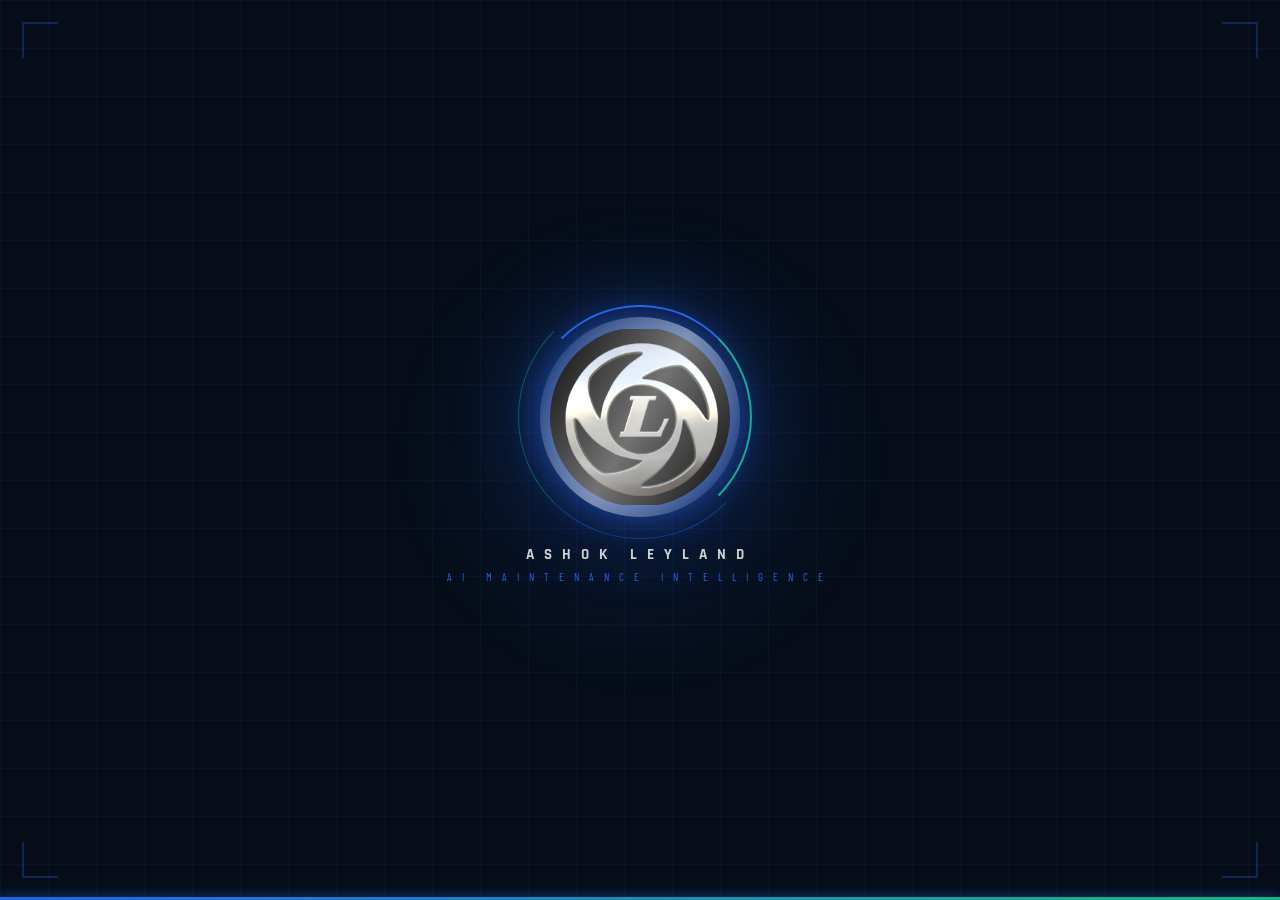
<file: index.html>
<!DOCTYPE html>
<html lang="en">
<head>
<meta charset="UTF-8">
<meta name="viewport" content="width=device-width,initial-scale=1.0">
<title>Ashok Leyland</title>
<link href="https://fonts.googleapis.com/css2?family=Rajdhani:wght@300;400;700&family=Barlow+Condensed:wght@200;400;600&display=swap" rel="stylesheet">
<style>
*,*::before,*::after{margin:0;padding:0;box-sizing:border-box}

body{
  height:100vh;overflow:hidden;
  background:#060d18;
  display:flex;justify-content:center;align-items:center;flex-direction:column;
  font-family:'Barlow Condensed',sans-serif;color:white;
}

body::before{
  content:'';position:fixed;inset:0;
  background-image:
    linear-gradient(rgba(37,99,235,0.07) 1px,transparent 1px),
    linear-gradient(90deg,rgba(37,99,235,0.07) 1px,transparent 1px);
  background-size:48px 48px;
  animation:gridSlide 20s linear infinite;
  pointer-events:none;
}
@keyframes gridSlide{to{background-position:0 48px}}

.glow{
  position:fixed;width:500px;height:500px;border-radius:50%;
  background:radial-gradient(circle,rgba(37,99,235,0.14),transparent 70%);
  top:50%;left:50%;transform:translate(-50%,-50%);pointer-events:none;
}

/* Corner marks */
.c{position:fixed;width:36px;height:36px;opacity:0.3;}
.c-tl{top:22px;left:22px;border-top:2px solid #2563eb;border-left:2px solid #2563eb;}
.c-tr{top:22px;right:22px;border-top:2px solid #2563eb;border-right:2px solid #2563eb;}
.c-bl{bottom:22px;left:22px;border-bottom:2px solid #2563eb;border-left:2px solid #2563eb;}
.c-br{bottom:22px;right:22px;border-bottom:2px solid #2563eb;border-right:2px solid #2563eb;}

/* Logo */
.logo-wrap{
  position:relative;z-index:10;
  animation:logoIn 1.2s cubic-bezier(0.34,1.56,0.64,1) forwards;
}
@keyframes logoIn{
  from{opacity:0;transform:scale(0.4) rotate(-15deg);}
  to  {opacity:1;transform:scale(1) rotate(0deg);}
}

.logo-ring{
  position:relative;width:200px;height:200px;
  display:flex;align-items:center;justify-content:center;
}
.logo-ring::before{
  content:'';position:absolute;inset:-12px;border-radius:50%;
  border:2px solid transparent;
  border-top-color:#2563eb;border-right-color:#10b981;
  animation:spin 3s linear infinite;
}
.logo-ring::after{
  content:'';position:absolute;inset:-22px;border-radius:50%;
  border:1px solid transparent;
  border-bottom-color:rgba(37,99,235,0.4);border-left-color:rgba(16,185,129,0.4);
  animation:spin 6s linear infinite reverse;
}
@keyframes spin{to{transform:rotate(360deg)}}

.logo-img{
  width:180px;height:180px;object-fit:contain;border-radius:50%;
  filter:drop-shadow(0 0 22px rgba(37,99,235,0.8)) drop-shadow(0 0 44px rgba(37,99,235,0.35)) brightness(1.1);
  animation:pulse 3s ease-in-out infinite;
}
@keyframes pulse{
  0%,100%{filter:drop-shadow(0 0 22px rgba(37,99,235,0.8)) drop-shadow(0 0 44px rgba(37,99,235,0.35)) brightness(1.1);}
  50%    {filter:drop-shadow(0 0 28px rgba(16,185,129,0.8)) drop-shadow(0 0 56px rgba(16,185,129,0.35)) brightness(1.2);}
}

/* Shine sweep */
.shine{
  position:absolute;inset:0;border-radius:50%;
  background:linear-gradient(120deg,transparent,rgba(255,255,255,0.45),transparent);
  animation:shineSwipe 2.8s infinite;pointer-events:none;
}
@keyframes shineSwipe{
  0%  {transform:translateX(-150%) rotate(25deg);}
  50% {transform:translateX(150%)  rotate(25deg);}
  100%{transform:translateX(150%)  rotate(25deg);}
}

.company-name{
  position:relative;z-index:10;margin-top:28px;
  font-family:'Rajdhani',sans-serif;font-size:15px;font-weight:700;
  letter-spacing:10px;text-transform:uppercase;
  color:rgba(255,255,255,0.8);
  opacity:0;animation:nameIn 1.4s ease forwards 0.6s;
}
.tagline{
  position:relative;z-index:10;margin-top:6px;
  font-size:11px;font-weight:400;letter-spacing:4px;color:#2563eb;
  text-transform:uppercase;opacity:0;animation:nameIn 1.4s ease forwards 1s;
}
@keyframes nameIn{
  from{opacity:0;letter-spacing:18px;}
  to  {opacity:1;letter-spacing:10px;}
}

/* Progress bar */
.progress{
  position:fixed;bottom:0;left:0;height:3px;
  background:linear-gradient(90deg,#2563eb,#10b981);
  box-shadow:0 0 12px #2563eb;
  animation:prog 3.2s ease-in-out forwards;
}
@keyframes prog{from{width:0}to{width:100%}}
</style>
</head>
<body>

<div class="glow"></div>
<div class="c c-tl"></div><div class="c c-tr"></div>
<div class="c c-bl"></div><div class="c c-br"></div>
<div class="progress"></div>

<div class="logo-wrap">
  <div class="logo-ring">
    <img src="[data-uri]" class="logo-img" alt="Ashok Leyland">
    <div class="shine"></div>
  </div>
</div>

<div class="company-name">Ashok Leyland</div>
<div class="tagline">AI Maintenance Intelligence</div>

<script>
setTimeout(()=>{
  document.body.style.transition='opacity 1s ease';
  document.body.style.opacity='0';
  setTimeout(()=>window.location.href='login.html',1000);
},3200);
</script>
</body>
</html>
</file>
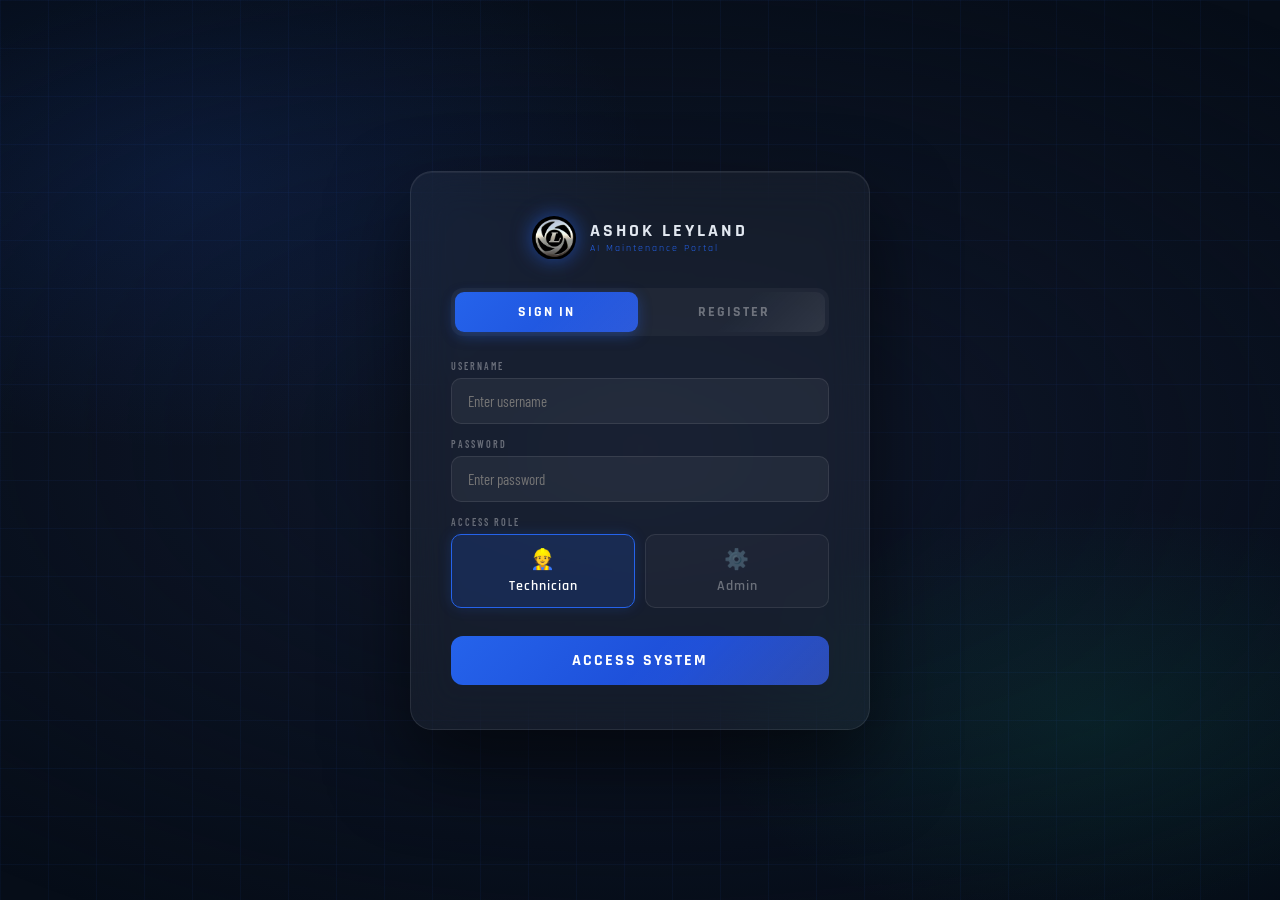
<file: login.html>
<!DOCTYPE html>
<html lang="en">
<head>
<meta charset="UTF-8">
<meta name="viewport" content="width=device-width,initial-scale=1.0">
<title>Ashok Leyland — Login</title>
<link rel="stylesheet" href="style.css">
</head>
<body>

<div class="login-box">

  <div class="login-logo-row">
    <img src="[data-uri]" class="login-logo" alt="AL">
    <div class="login-brand">
      ASHOK LEYLAND
      <span>AI Maintenance Portal</span>
    </div>
  </div>

  <!-- Tab switcher -->
  <div class="tab-row">
    <button class="tab active" id="tabLogin" onclick="switchTab('login')">Sign In</button>
    <button class="tab"        id="tabReg"   onclick="switchTab('register')">Register</button>
  </div>

  <!-- LOGIN FORM -->
  <div id="loginForm">
    <label class="field-label">Username</label>
    <input id="loginUser" type="text" placeholder="Enter username" autocomplete="username">

    <label class="field-label">Password</label>
    <input id="loginPass" type="password" placeholder="Enter password" autocomplete="current-password">

    <label class="field-label">Access Role</label>
    <div class="role-pills">
      <div class="pill selected" id="pillUser" onclick="selectRole('user')">
        <span class="pill-icon">👷</span>Technician
      </div>
      <div class="pill" id="pillAdmin" onclick="selectRole('admin')">
        <span class="pill-icon">⚙️</span>Admin
      </div>
    </div>

    <div class="error-msg" id="loginError"></div>
    <button onclick="login()">Access System</button>
  </div>

  <!-- REGISTER FORM -->
  <div id="registerForm" class="hidden">
    <label class="field-label">Full Name</label>
    <input id="regName" type="text" placeholder="Enter your full name">

    <label class="field-label">Username</label>
    <input id="regUser" type="text" placeholder="Choose a username">

    <label class="field-label">Password</label>
    <input id="regPass" type="password" placeholder="Create a password">

    <div class="error-msg" id="regError"></div>
    <button onclick="register()">Create Account</button>
  </div>

</div>

<script>
let currentRole = 'user';

function switchTab(tab) {
  document.getElementById('loginForm').classList.toggle('hidden', tab !== 'login');
  document.getElementById('registerForm').classList.toggle('hidden', tab !== 'register');
  document.getElementById('tabLogin').classList.toggle('active', tab === 'login');
  document.getElementById('tabReg').classList.toggle('active', tab === 'register');
}

function selectRole(role) {
  currentRole = role;
  document.getElementById('pillUser').classList.toggle('selected', role === 'user');
  document.getElementById('pillAdmin').classList.toggle('selected', role === 'admin');
}

function getUsers() {
  return JSON.parse(localStorage.getItem('users') || '[]');
}

function register() {
  const name = regName.value.trim();
  const user = regUser.value.trim();
  const pass = regPass.value.trim();
  const err  = document.getElementById('regError');
  err.classList.remove('show');
  if (!name || !user || !pass) { err.textContent = 'All fields are required.'; err.classList.add('show'); return; }
  let users = getUsers();
  if (users.find(x => x.username === user)) { err.textContent = 'Username already taken.'; err.classList.add('show'); return; }
  users.push({ name, username: user, password: pass });
  localStorage.setItem('users', JSON.stringify(users));
  switchTab('login');
}

function login() {
  const u   = loginUser.value.trim();
  const p   = loginPass.value.trim();
  const err = document.getElementById('loginError');
  err.classList.remove('show');
  if (!u || !p) { err.textContent = 'Please enter your credentials.'; err.classList.add('show'); return; }
  const users = getUsers();
  if (!users.length) { err.textContent = 'No accounts found. Please register first.'; err.classList.add('show'); return; }
  const found = users.find(x => x.username === u && x.password === p);
  if (!found) { err.textContent = 'Invalid username or password.'; err.classList.add('show'); return; }
  localStorage.setItem('currentRole', currentRole);
  localStorage.setItem('currentUser', found.name);
  document.body.style.transition = 'opacity 0.5s';
  document.body.style.opacity = '0';
  setTimeout(() => window.location.href = 'main.html', 500);
}

document.addEventListener('keydown', e => {
  if (e.key === 'Enter') {
    if (!document.getElementById('registerForm').classList.contains('hidden')) register();
    else login();
  }
});
</script>
</body>
</html>
</file>
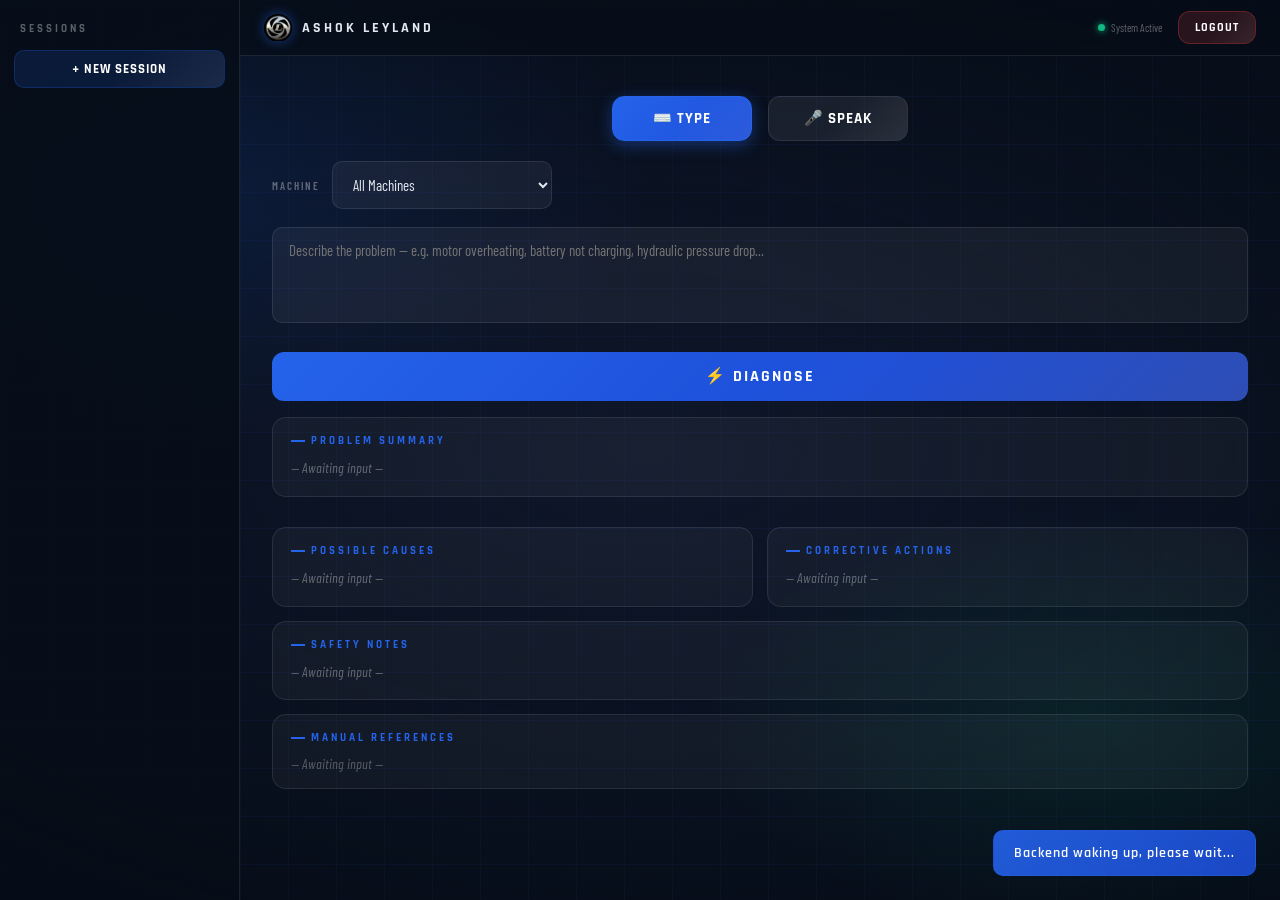
<file: main.html>
<!DOCTYPE html>
<html lang="en">
<head>
<meta charset="UTF-8">
<meta name="viewport" content="width=device-width,initial-scale=1.0">
<title>Smart Maintenance Assistant</title>
<link rel="stylesheet" href="style.css">
</head>
<body style="display:block;align-items:unset;padding:0;overflow:auto">

<!-- Toast -->
<div class="toast" id="toast"></div>

<div class="app">

  <!-- ── SIDEBAR (technician only) ── -->
  <div class="sidebar" id="sidebar">
    <h3>Sessions</h3>
    <button onclick="newChat()">+ New Session</button>
    <div id="chatList" style="display:flex;flex-direction:column;gap:6px;margin-top:6px"></div>
  </div>

  <!-- ── MAIN ── -->
  <div style="flex:1;display:flex;flex-direction:column;overflow:hidden">

    <!-- Topbar -->
    <div class="topbar">
      <div class="topbar-brand">
        <img src="[data-uri]" class="topbar-logo" alt="AL">
        <span class="topbar-name">Ashok Leyland</span>
      </div>
      <div style="display:flex;align-items:center;gap:16px">
        <div class="status-pill"><div class="status-dot"></div> System Active</div>
        <button onclick="logout()" style="width:auto;padding:8px 16px;margin:0;font-size:12px;letter-spacing:1px;background:rgba(239,68,68,0.15);border:1px solid rgba(239,68,68,0.3)">Logout</button>
      </div>
    </div>

    <!-- Scrollable content -->
    <div class="main" id="mainContent">

      <!-- ─── TECHNICIAN VIEW ─── -->
      <div id="techView">

        <div class="mode-buttons" style="margin-bottom:20px">
          <button class="active" id="btnType" onclick="setMode('type')">⌨️ Type</button>
          <button id="btnMic"  onclick="setMode('mic')">🎤 Speak</button>
        </div>

        <div class="machine-row">
          <label>Machine</label>
          <select id="machineSelect">
            <option value="all">All Machines</option>
          </select>
        </div>

        <div id="textSection">
          <textarea id="textInput" placeholder="Describe the problem — e.g. motor overheating, battery not charging, hydraulic pressure drop..."></textarea>
          <button onclick="submitQuery()">⚡ Diagnose</button>
        </div>

        <div id="micIndicator" style="display:none">🎤 Listening — speak your problem...</div>

        <div class="section">
          <h3>Problem Summary</h3>
          <pre id="resSummary" class="empty">— Awaiting input —</pre>
        </div>

        <div style="display:grid;grid-template-columns:1fr 1fr;gap:14px;margin-top:14px">
          <div class="section">
            <h3>Possible Causes</h3>
            <pre id="resCauses" class="empty">— Awaiting input —</pre>
          </div>
          <div class="section">
            <h3>Corrective Actions</h3>
            <pre id="resSteps" class="empty">— Awaiting input —</pre>
          </div>
        </div>

        <div class="section" style="margin-top:14px">
          <h3>Safety Notes</h3>
          <pre id="resSafety" class="empty">— Awaiting input —</pre>
        </div>

        <div class="section" style="margin-top:14px">
          <h3>Manual References</h3>
          <div id="resRefs"><span style="color:rgba(255,255,255,0.3);font-size:14px;font-style:italic">— Awaiting input —</span></div>
        </div>

        <button class="btn-completed" id="completeBtn" onclick="markCompleted()" style="display:none;margin-top:18px">✓ Mark Completed</button>

      </div>

      <!-- ─── ADMIN VIEW ─── -->
      <div id="adminView" class="hidden admin-panel">

        <h2 style="text-align:left;margin-bottom:6px">Knowledge Base Management</h2>
        <p style="color:rgba(255,255,255,0.35);font-size:13px;margin-bottom:24px">Upload machine manuals and repair logs to train the assistant.</p>

        <div class="upload-grid">

          <div class="upload-card">
            <div class="upload-card-title">📘 User Manual (PDF)</div>
            <div class="upload-card-sub">Text-based or scanned (OCR supported)</div>
            <label class="field-label" style="margin-top:8px">Machine Name</label>
            <input class="admin-input" id="pdfMachine" placeholder="e.g. Pioneer 3, SEIT 100" style="margin-bottom:12px">
            <label class="field-label">Select File</label>
            <div class="file-input-wrap">
              <input type="file" id="pdfFile" accept=".pdf" onchange="setFileLabel('pdfLabel','pdfFile')">
              <div class="file-drop-label" id="pdfLabel">📄 &nbsp; Choose PDF file</div>
            </div>
            <button class="upload-btn" onclick="uploadPDF()">Upload &amp; Index</button>
          </div>

          <div class="upload-card">
            <div class="upload-card-title">📊 Repair Log (Excel / CSV)</div>
            <div class="upload-card-sub">Each row becomes a searchable record</div>
            <label class="field-label" style="margin-top:8px">Machine Name</label>
            <input class="admin-input" id="xlsMachine" placeholder="e.g. Pioneer 3, SEIT 100" style="margin-bottom:12px">
            <label class="field-label">Select File</label>
            <div class="file-input-wrap">
              <input type="file" id="xlsFile" accept=".xls,.xlsx,.csv" onchange="setFileLabel('xlsLabel','xlsFile')">
              <div class="file-drop-label" id="xlsLabel">📊 &nbsp; Choose Excel / CSV file</div>
            </div>
            <button class="upload-btn" onclick="uploadExcel()">Upload &amp; Index</button>
          </div>

        </div>

        <div class="files-section">
          <div class="files-title">📁 Indexed Documents</div>
          <div id="fileList"></div>
        </div>

      </div>

    </div><!-- /main -->
  </div>
</div><!-- /app -->

<script>
// State declarations (must be at top before any function calls)
let chats     = JSON.parse(localStorage.getItem('chats') || '[]');
let currentId = null;
let _toastTimer;

const API = 'https://al-rag-backend.onrender.com';

// ── Init ─────────────────────────────────────────────────────────────────────
const role     = localStorage.getItem('currentRole') || 'user';
const userName = localStorage.getItem('currentUser') || 'User';

if (role === 'admin') {
  document.getElementById('techView').classList.add('hidden');
  document.getElementById('adminView').classList.remove('hidden');
  document.getElementById('sidebar').style.display = 'none';
  loadFiles();
} else {
  loadMachines();
  renderChats();
}

function logout() {
  localStorage.removeItem('currentRole');
  localStorage.removeItem('currentUser');
  window.location.href = 'login.html';
}

// ── Mode toggle ───────────────────────────────────────────────────────────────
function setMode(m) {
  document.getElementById('btnType').classList.toggle('active', m === 'type');
  document.getElementById('btnMic').classList.toggle('active', m === 'mic');
  document.getElementById('textSection').style.display = m === 'type' ? 'block' : 'none';
  if (m === 'mic') startMic();
}

function startMic() {
  const SR = window.SpeechRecognition || window.webkitSpeechRecognition;
  if (!SR) { showToast('Use Chrome for voice input', 'error'); return; }
  const r = new SR();
  r.lang = 'en-IN';
  document.getElementById('micIndicator').style.display = 'block';
  r.start();
  r.onresult = e => {
    document.getElementById('micIndicator').style.display = 'none';
    document.getElementById('textInput').value = e.results[0][0].transcript;
    setMode('type');
    submitQuery();
  };
  r.onerror = () => {
    document.getElementById('micIndicator').style.display = 'none';
    showToast('Speech not recognized', 'error');
  };
}

// ── Machines ──────────────────────────────────────────────────────────────────
async function loadMachines() {
  try {
    // Retry to handle Render cold start
    let r;
    for (let i = 0; i < 5; i++) {
      r = await fetch(API + '/admin/machines').catch(() => null);
      if (r && r.ok) break;
      if (i === 0) showToast('Backend waking up, please wait...', 'info');
      await new Promise(res => setTimeout(res, 8000));
    }
    if (!r || !r.ok) return;
    const d = await r.json();
    const sel = document.getElementById('machineSelect');
    sel.innerHTML = '<option value="all">All Machines</option>';
    (d.machines || []).forEach(m => sel.innerHTML += `<option value="${m}">${m}</option>`);
  } catch(e) {}
}

// ── Query ─────────────────────────────────────────────────────────────────────
async function submitQuery() {
  const query   = document.getElementById('textInput').value.trim();
  const machine = document.getElementById('machineSelect').value;
  if (!query) { showToast('Enter a problem description', 'error'); return; }

  setResultEmpty('Searching...');
  showToast('Querying knowledge base...', 'info');

  try {
    const qr = await fetch(API + '/query', {
      method: 'POST',
      headers: {'Content-Type': 'application/json'},
      body: JSON.stringify({ query, machine_name: machine })
    });
    const qd = await qr.json();
    const results = qd.results || [];

    if (!results.length) {
      setResultEmpty('No relevant content found. Try rephrasing or check the manual is uploaded.');
      showToast('No results found', 'error');
      return;
    }

    const res = results[0];

    const fr = await fetch(API + '/format', {
      method: 'POST',
      headers: {'Content-Type': 'application/json'},
      body: JSON.stringify({ context: res.context, query, machine: res.machine })
    });
    const fd = await fr.json();
    const parsed = parseOutput(fd.formatted || '');

    const set = (id, val, fallback) => {
      const el = document.getElementById(id);
      el.className = val ? '' : 'empty';
      el.textContent = val || fallback;
    };
    set('resSummary', parsed.summary, 'No summary found in manual.');
    set('resCauses',  parsed.causes.join('\n'), 'Not found in manual.');
    set('resSteps',   parsed.steps.map((s,i) => `${i+1}. ${s}`).join('\n'), 'Not found in manual.');
    set('resSafety',  parsed.safety, 'None stated in manual.');

    const refsEl = document.getElementById('resRefs');
    refsEl.innerHTML = '';
    if (res.references && res.references.length) {
      res.references.forEach(ref => {
        const a = document.createElement('a');
        a.href = `${API}/pdf/${ref.pdf}#page=${ref.page}`;
        a.target = '_blank';
        a.className = 'ref-link';
        a.textContent = `📄 ${ref.pdf} — Page ${ref.page}`;
        refsEl.appendChild(a);
      });
    } else {
      refsEl.innerHTML = '<span style="color:rgba(255,255,255,0.3);font-size:14px">No references found.</span>';
    }

    document.getElementById('completeBtn').style.display = 'block';
    saveChat({ query, machine, summary: parsed.summary, causes: parsed.causes, steps: parsed.steps, safety: parsed.safety });
    showToast('Results ready', 'success');

  } catch(e) {
    setResultEmpty('Backend offline. Run ./start.sh first.');
    showToast('Cannot reach backend', 'error');
  }
}

function setResultEmpty(msg) {
  ['resSummary','resCauses','resSteps','resSafety'].forEach(id => {
    const el = document.getElementById(id);
    el.className = 'empty';
    el.textContent = msg;
  });
  document.getElementById('resRefs').innerHTML = '<span style="color:rgba(255,255,255,0.3);font-size:14px;font-style:italic">—</span>';
  document.getElementById('completeBtn').style.display = 'none';
}

function parseOutput(text) {
  const out = { summary:'', causes:[], steps:[], safety:'' };
  let sec = null;
  text.split('\n').forEach(raw => {
    const line  = raw.trim();
    const upper = line.toUpperCase();
    if (!line) return;
    if (upper.includes('PROBLEM SUMMARY'))   { sec = 'summary'; return; }
    if (upper.includes('POSSIBLE CAUSES'))   { sec = 'causes';  return; }
    if (upper.includes('CORRECTIVE ACTION') || upper.includes('STEP-BY-STEP')) { sec = 'steps'; return; }
    if (upper.includes('SAFETY'))            { sec = 'safety';  return; }
    if (sec === 'summary') out.summary += line + ' ';
    else if (sec === 'causes') { const c = line.replace(/^[\d.)-]+\s*/, '').trim(); if (c) out.causes.push(c); }
    else if (sec === 'steps')  { const s = line.replace(/^[\d.)-]+\s*/, '').trim(); if (s) out.steps.push(s); }
    else if (sec === 'safety') out.safety += line + ' ';
  });
  out.summary = out.summary.trim();
  out.safety  = out.safety.trim();
  return out;
}

function markCompleted() {
  showToast('Session marked as completed ✓', 'success');
  document.getElementById('completeBtn').style.display = 'none';
}

// ── Chat history ──────────────────────────────────────────────────────────────
function newChat() {
  currentId = null;
  document.getElementById('textInput').value = '';
  setResultEmpty('— Awaiting input —');
  renderChats();
}

function saveChat(data) {
  if (!currentId) {
    currentId = Date.now();
    chats.unshift({ id: currentId, label: data.query.substring(0, 32), data });
  } else {
    const c = chats.find(x => x.id === currentId);
    if (c) { c.label = data.query.substring(0, 32); c.data = data; }
  }
  localStorage.setItem('chats', JSON.stringify(chats));
  renderChats();
}

function loadChat(id) {
  const c = chats.find(x => x.id === id);
  if (!c) return;
  currentId = id;
  const d = c.data;
  document.getElementById('textInput').value = d.query;
  const set = (elId, val, fallback) => {
    const el = document.getElementById(elId);
    el.className = val ? '' : 'empty';
    el.textContent = val || fallback;
  };
  set('resSummary', d.summary, 'No summary found.');
  set('resCauses',  d.causes.join('\n'), 'Not found.');
  set('resSteps',   d.steps.map((s,i) => `${i+1}. ${s}`).join('\n'), 'Not found.');
  set('resSafety',  d.safety, 'None stated.');
  document.getElementById('resRefs').innerHTML = '<span style="color:rgba(255,255,255,0.3)">Reload query for references</span>';
  document.getElementById('completeBtn').style.display = 'block';
  renderChats();
}

function deleteChat(id, e) {
  e.stopPropagation();
  chats = chats.filter(c => c.id !== id);
  if (currentId === id) newChat();
  localStorage.setItem('chats', JSON.stringify(chats));
  renderChats();
}

function renderChats() {
  const el = document.getElementById('chatList');
  el.innerHTML = '';
  chats.forEach(c => {
    const div = document.createElement('div');
    div.className = 'chat-item' + (currentId === c.id ? ' active' : '');
    div.innerHTML = `<span onclick="loadChat(${c.id})" style="flex:1;overflow:hidden;white-space:nowrap;text-overflow:ellipsis">💬 ${c.label}</span><span class="delete-btn" onclick="deleteChat(${c.id},event)">✕</span>`;
    el.appendChild(div);
  });
}

// ── Admin functions ───────────────────────────────────────────────────────────
function setFileLabel(labelId, inputId) {
  const input = document.getElementById(inputId);
  const label = document.getElementById(labelId);
  if (input.files.length) {
    label.className = 'file-drop-label has-file';
    label.textContent = '✓  ' + input.files[0].name;
  }
}

async function pollJob(jobId, successMsg, onDone) {
  // Poll every 3 seconds until done or error
  for (let i = 0; i < 200; i++) {
    await new Promise(r => setTimeout(r, 3000));
    try {
      const r = await fetch(`${API}/admin/job/${encodeURIComponent(jobId)}`);
      const d = await r.json();
      if (d.status === 'done') {
        showToast(successMsg(d), 'success');
        onDone();
        loadFiles();
        return;
      } else if (d.status === 'error') {
        showToast('Indexing failed: ' + d.detail, 'error');
        return;
      }
      // still indexing — keep polling
    } catch(e) {
      showToast('Cannot reach backend', 'error');
      return;
    }
  }
  showToast('Indexing timed out (10 min) — check Render logs', 'error');
}

async function uploadPDF() {
  const machine = document.getElementById('pdfMachine').value.trim();
  const file    = document.getElementById('pdfFile').files[0];
  if (!machine) { showToast('Enter machine name', 'error'); return; }
  if (!file)    { showToast('Select a PDF file', 'error');  return; }
  showToast('Uploading...', 'info');
  const fd = new FormData();
  fd.append('machine_name', machine);
  fd.append('file', file);
  try {
    const r = await fetch(API + '/admin/upload/pdf', { method: 'POST', body: fd });
    const d = await r.json();
    if (r.status === 202 || r.ok) {
      document.getElementById('pdfMachine').value = '';
      document.getElementById('pdfFile').value = '';
      document.getElementById('pdfLabel').className = 'file-drop-label';
      document.getElementById('pdfLabel').textContent = '📄  Choose PDF file';
      showToast('Uploaded! Indexing in background...', 'info');
      pollJob(d.job_id,
        d => `✅ Indexed ${d.chunks} chunks from ${file.name}`,
        () => {}
      );
    } else {
      showToast(d.detail || 'Upload failed', 'error');
    }
  } catch(e) { showToast('Backend offline', 'error'); }
}

async function uploadExcel() {
  const machine = document.getElementById('xlsMachine').value.trim();
  const file    = document.getElementById('xlsFile').files[0];
  if (!machine) { showToast('Enter machine name', 'error'); return; }
  if (!file)    { showToast('Select a file', 'error');       return; }
  showToast('Uploading...', 'info');
  const fd = new FormData();
  fd.append('machine_name', machine);
  fd.append('file', file);
  try {
    const r = await fetch(API + '/admin/upload/excel', { method: 'POST', body: fd });
    const d = await r.json();
    if (r.status === 202 || r.ok) {
      document.getElementById('xlsMachine').value = '';
      document.getElementById('xlsFile').value = '';
      document.getElementById('xlsLabel').className = 'file-drop-label';
      document.getElementById('xlsLabel').textContent = '📊  Choose Excel / CSV file';
      showToast('Uploaded! Indexing in background...', 'info');
      pollJob(d.job_id,
        d => `✅ Indexed ${d.chunks} rows from ${file.name}`,
        () => {}
      );
    } else {
      showToast(d.detail || 'Upload failed', 'error');
    }
  } catch(e) { showToast('Backend offline', 'error'); }
}



async function loadFiles() {
  try {
    // Retry up to 5 times to handle Render cold start (502)
    let r;
    for (let i = 0; i < 5; i++) {
      r = await fetch(API + '/admin/stats').catch(() => null);
      if (r && r.ok) break;
      if (i === 0) showToast('Backend waking up, please wait...', 'info');
      await new Promise(res => setTimeout(res, 8000));
    }
    if (!r || !r.ok) return;
    const d = await r.json();
    const el = document.getElementById('fileList');
    const files = d.files || [];
    if (!files.length) {
      el.innerHTML = '<div style="text-align:center;padding:28px;color:rgba(255,255,255,0.2);font-size:13px">No documents indexed yet.</div>';
      return;
    }
    el.innerHTML = files.map(f => `
      <div class="file-row">
        <div class="file-row-left">
          <span class="file-type-badge ${f.type === 'pdf' ? 'badge-pdf' : 'badge-xls'}">${f.type.toUpperCase()}</span>
          <span class="file-name">${f.filename}</span>
        </div>
        <div style="display:flex;align-items:center;gap:12px">
          <span style="font-size:11px;color:rgba(255,255,255,0.25)">${f.chunks} chunks &middot; ${f.machine}</span>
          <button class="file-del" onclick="deleteFile('${f.type}','${f.filename}')" title="Delete">✕</button>
        </div>
      </div>`).join('');
  } catch(e) {}
}

async function deleteFile(type, filename) {
  const ep = type === 'pdf'
    ? `/admin/delete/pdf/${filename}`
    : `/admin/delete/excel/${filename}`;
  try {
    const r = await fetch(API + ep, { method: 'DELETE' });
    const d = await r.json();
    if (r.ok) { showToast(`Deleted ${filename}`, 'success'); loadFiles(); }
    else showToast(d.detail || 'Delete failed', 'error');
  } catch(e) { showToast('Backend offline', 'error'); }
}

// ── Toast ─────────────────────────────────────────────────────────────────────
function showToast(msg, type='info') {
  const el = document.getElementById('toast');
  el.textContent = msg;
  el.className = `toast ${type} show`;
  clearTimeout(_toastTimer);
  _toastTimer = setTimeout(() => el.classList.remove('show'), 3000);
}
</script>
</body>
</html>
</file>
<file: style.css>
@import url('https://fonts.googleapis.com/css2?family=Rajdhani:wght@300;400;600;700&family=Barlow+Condensed:wght@200;400;600;700&display=swap');

*, *::before, *::after { margin: 0; padding: 0; box-sizing: border-box; }

:root {
  --bg:       #060d18;
  --surface:  rgba(255,255,255,0.045);
  --border:   rgba(255,255,255,0.09);
  --blue:     #2563eb;
  --blue-dim: rgba(37,99,235,0.18);
  --green:    #10b981;
  --text:     #e2e8f0;
  --muted:    rgba(255,255,255,0.35);
  --font-ui:  'Barlow Condensed', sans-serif;
  --font-hd:  'Rajdhani', sans-serif;
}

body {
  min-height: 100vh;
  background: var(--bg);
  color: var(--text);
  font-family: var(--font-ui);
  display: flex;
  justify-content: center;
  align-items: center;
  overflow: hidden;
}

/* ── Animated mesh background ── */
body::before {
  content: '';
  position: fixed; inset: 0; z-index: 0;
  background:
    radial-gradient(ellipse 60% 50% at 15% 20%,  rgba(37,99,235,0.13)  0%, transparent 60%),
    radial-gradient(ellipse 50% 40% at 85% 80%,  rgba(16,185,129,0.10) 0%, transparent 60%),
    radial-gradient(ellipse 80% 60% at 50% 50%,  rgba(15,23,42,1)      0%, transparent 100%);
  pointer-events: none;
}

/* Grid overlay */
body::after {
  content: '';
  position: fixed; inset: 0; z-index: 0;
  background-image:
    linear-gradient(rgba(37,99,235,0.055) 1px, transparent 1px),
    linear-gradient(90deg, rgba(37,99,235,0.055) 1px, transparent 1px);
  background-size: 48px 48px;
  pointer-events: none;
}

/* ── Card ── */
.card {
  position: relative; z-index: 1;
  width: 860px; max-width: 96vw;
  padding: 36px 40px;
  background: var(--surface);
  border: 1px solid var(--border);
  border-radius: 20px;
  backdrop-filter: blur(22px);
  box-shadow: 0 32px 80px rgba(0,0,0,0.55), inset 0 1px 0 rgba(255,255,255,0.06);
}

.card:hover { transform: translateY(-3px); transition: transform 0.4s ease; }

h2 {
  font-family: var(--font-hd);
  font-size: 26px; font-weight: 700;
  letter-spacing: 2px; text-align: center;
  margin-bottom: 24px;
  text-transform: uppercase;
}

/* ── Inputs ── */
input, select, textarea {
  width: 100%;
  padding: 13px 16px;
  background: rgba(255,255,255,0.05);
  border: 1px solid var(--border);
  border-radius: 10px;
  color: var(--text);
  font-family: var(--font-ui);
  font-size: 15px;
  outline: none;
  transition: border-color 0.3s, box-shadow 0.3s;
  margin-bottom: 14px;
}
input:focus, select:focus, textarea:focus {
  border-color: var(--blue);
  box-shadow: 0 0 0 3px rgba(37,99,235,0.15);
}
select option { background: #0f172a; }

textarea { resize: none; height: 96px; }

/* ── Buttons ── */
button {
  width: 100%;
  padding: 14px;
  border-radius: 12px;
  border: none;
  margin-top: 12px;
  font-family: var(--font-hd);
  font-size: 16px; font-weight: 700;
  letter-spacing: 2px;
  text-transform: uppercase;
  background: linear-gradient(135deg, var(--blue) 0%, #1d4ed8 60%, #1e40af 100%);
  color: white;
  cursor: pointer;
  transition: all 0.3s;
  position: relative; overflow: hidden;
}
button::after {
  content: '';
  position: absolute; inset: 0;
  background: linear-gradient(135deg, transparent 50%, rgba(255,255,255,0.07));
}
button:hover {
  transform: translateY(-2px);
  box-shadow: 0 8px 24px rgba(37,99,235,0.45), 0 0 40px rgba(37,99,235,0.15);
}
button:active { transform: translateY(0); }

/* ── Sections ── */
.section {
  margin-top: 16px;
  padding: 16px 18px;
  border-radius: 14px;
  background: rgba(255,255,255,0.04);
  border: 1px solid var(--border);
  transition: border-color 0.3s;
}
.section:hover { border-color: rgba(37,99,235,0.3); }

.section h3 {
  font-family: var(--font-hd);
  font-size: 11px; font-weight: 700;
  letter-spacing: 3px; text-transform: uppercase;
  color: var(--blue);
  margin-bottom: 8px;
  display: flex; align-items: center; gap: 6px;
}
.section h3::before { content: ''; width: 14px; height: 2px; background: var(--blue); display: inline-block; }

pre {
  white-space: pre-wrap;
  font-family: var(--font-ui);
  font-size: 14px;
  line-height: 1.7;
  color: rgba(255,255,255,0.75);
}
pre.empty { color: var(--muted); font-style: italic; }

a { color: var(--green); font-weight: 600; text-decoration: none; }
a:hover { text-shadow: 0 0 10px var(--green), 0 0 20px var(--green); }

/* ── Mode buttons ── */
.mode-buttons {
  display: flex;
  justify-content: center;
  gap: 16px;
  margin-bottom: 20px;
}
.mode-buttons button {
  width: 140px;
  background: rgba(255,255,255,0.07);
  border: 1px solid var(--border);
  font-size: 15px; letter-spacing: 1px;
  padding: 12px;
}
.mode-buttons button:hover {
  background: var(--blue-dim);
  border-color: var(--blue);
  box-shadow: 0 0 16px rgba(37,99,235,0.25);
}
.mode-buttons button.active {
  background: linear-gradient(135deg, var(--blue), #1d4ed8);
  border-color: var(--blue);
  box-shadow: 0 4px 16px rgba(37,99,235,0.4);
}

/* ── Mic indicator ── */
#micIndicator {
  text-align: center; margin-bottom: 15px;
  font-size: 17px; color: var(--green);
  animation: glow 1.4s infinite;
}
@keyframes glow {
  0%,100% { text-shadow: 0 0 6px var(--green); }
  50%      { text-shadow: 0 0 22px var(--green), 0 0 40px var(--green); }
}

/* ── Completed btn ── */
.btn-completed {
  background: linear-gradient(135deg, var(--green), #059669) !important;
  margin-top: 18px !important;
}
.btn-completed:hover {
  box-shadow: 0 8px 24px rgba(16,185,129,0.4) !important;
}

/* ── Sidebar / App layout ── */
.app { display: flex; height: 100vh; width: 100vw; position: relative; z-index: 1; }

.sidebar {
  width: 240px; flex-shrink: 0;
  background: rgba(6,13,24,0.85);
  border-right: 1px solid var(--border);
  padding: 18px 14px;
  overflow-y: auto;
  display: flex; flex-direction: column; gap: 10px;
}
.sidebar::-webkit-scrollbar { width: 3px; }
.sidebar::-webkit-scrollbar-thumb { background: rgba(255,255,255,0.1); border-radius: 3px; }

.sidebar h3 {
  font-family: var(--font-hd);
  font-size: 11px; font-weight: 700;
  letter-spacing: 3px; text-transform: uppercase;
  color: var(--muted);
  padding: 4px 6px;
}

.sidebar button {
  margin: 0; padding: 10px 14px;
  font-size: 13px; letter-spacing: 1px;
  background: rgba(37,99,235,0.15);
  border: 1px solid rgba(37,99,235,0.25);
  border-radius: 10px;
}
.sidebar button:hover {
  background: rgba(37,99,235,0.28);
  box-shadow: none; transform: none;
}

.chat-item {
  background: rgba(255,255,255,0.06);
  padding: 10px 12px;
  border-radius: 9px;
  border: 1px solid transparent;
  display: flex; justify-content: space-between; align-items: center;
  cursor: pointer;
  transition: all 0.2s;
  font-size: 13px; color: rgba(255,255,255,0.6);
  gap: 8px;
}
.chat-item:hover { background: rgba(255,255,255,0.1); border-color: var(--border); color: white; }
.chat-item.active { background: var(--blue-dim); border-color: rgba(37,99,235,0.4); color: white; }

.delete-btn {
  cursor: pointer;
  color: rgba(239,68,68,0.55);
  font-size: 15px;
  padding: 3px 6px;
  border-radius: 5px;
  transition: all 0.2s;
  flex-shrink: 0;
  line-height: 1;
}
.delete-btn:hover { background: rgba(239,68,68,0.15); color: #ef4444; }

/* ── Main content ── */
.main {
  flex: 1;
  overflow-y: auto;
  padding: 28px 32px;
}
.main::-webkit-scrollbar { width: 4px; }
.main::-webkit-scrollbar-thumb { background: rgba(255,255,255,0.08); border-radius: 4px; }

/* ── Login card specific ── */
.login-box {
  position: relative; z-index: 1;
  width: 460px; max-width: 95vw;
  padding: 44px 40px;
  border-radius: 22px;
  background: var(--surface);
  border: 1px solid var(--border);
  backdrop-filter: blur(22px);
  box-shadow: 0 36px 80px rgba(0,0,0,0.55), inset 0 1px 0 rgba(255,255,255,0.06);
  animation: loginEnter 0.7s cubic-bezier(0.34,1.56,0.64,1) forwards;
}
@keyframes loginEnter {
  from { opacity: 0; transform: translateY(28px) scale(0.96); }
  to   { opacity: 1; transform: translateY(0)   scale(1); }
}

.login-logo-row {
  display: flex; align-items: center; justify-content: center;
  gap: 14px; margin-bottom: 28px;
}
.login-logo { width: 44px; height: 44px; object-fit: contain; border-radius: 50%; filter: drop-shadow(0 0 10px rgba(37,99,235,0.6)); }
.login-brand { font-family: var(--font-hd); font-size: 18px; font-weight: 700; letter-spacing: 3px; line-height: 1; }
.login-brand span { display: block; font-size: 10px; font-weight: 400; letter-spacing: 2px; color: var(--blue); margin-top: 3px; }

.tab-row {
  display: flex; gap: 4px;
  background: rgba(255,255,255,0.04);
  border-radius: 12px; padding: 4px;
  margin-bottom: 24px;
}
.tab {
  flex: 1; padding: 11px;
  text-align: center;
  border-radius: 9px;
  font-family: var(--font-hd);
  font-size: 14px; font-weight: 700;
  letter-spacing: 2px; text-transform: uppercase;
  cursor: pointer;
  transition: all 0.3s;
  color: var(--muted);
  border: none; background: none; margin: 0;
}
.tab:hover { color: white; transform: none; box-shadow: none; }
.tab.active {
  background: linear-gradient(135deg, var(--blue), #1d4ed8);
  color: white;
  box-shadow: 0 4px 14px rgba(37,99,235,0.35);
}

.field-label {
  font-size: 10px; font-weight: 600;
  letter-spacing: 2px; text-transform: uppercase;
  color: var(--muted); margin-bottom: 6px; display: block;
}

.role-pills { display: flex; gap: 10px; margin-bottom: 16px; }
.pill {
  flex: 1; padding: 12px;
  text-align: center;
  border-radius: 10px;
  border: 1px solid var(--border);
  background: rgba(255,255,255,0.03);
  cursor: pointer;
  transition: all 0.3s;
  font-family: var(--font-hd);
  font-size: 14px; font-weight: 600;
  letter-spacing: 1px;
  color: var(--muted);
  width: auto; margin: 0;
}
.pill:hover { border-color: rgba(37,99,235,0.4); color: white; transform: none; box-shadow: none; }
.pill.selected {
  border-color: var(--blue);
  background: var(--blue-dim);
  color: white;
  box-shadow: 0 0 14px rgba(37,99,235,0.2);
}
.pill .pill-icon { font-size: 20px; display: block; margin-bottom: 4px; }

.error-msg {
  background: rgba(239,68,68,0.1);
  border: 1px solid rgba(239,68,68,0.3);
  border-radius: 8px;
  padding: 10px 14px;
  font-size: 13px; color: #fca5a5;
  margin-bottom: 14px;
  display: none;
}
.error-msg.show { display: block; }

.hidden { display: none !important; }

/* ── Admin panel ── */
.admin-panel { max-width: 700px; margin: 0 auto; }
.admin-panel input { margin-bottom: 12px; }
.admin-panel .upload-grid { display: grid; grid-template-columns: 1fr 1fr; gap: 20px; margin-bottom: 24px; }
.upload-card {
  background: var(--surface); border: 1px solid var(--border);
  border-radius: 14px; padding: 22px;
}
.upload-card-title { font-family: var(--font-hd); font-size: 14px; font-weight: 700; letter-spacing: 2px; margin-bottom: 4px; }
.upload-card-sub { font-size: 11px; color: var(--muted); margin-bottom: 14px; }

.file-input-wrap { position: relative; margin-bottom: 14px; }
.file-input-wrap input[type=file] { position: absolute; inset: 0; opacity: 0; cursor: pointer; width: 100%; margin: 0; padding: 0; height: 100%; }
.file-drop-label {
  display: flex; align-items: center; justify-content: center; gap: 8px;
  padding: 13px;
  border: 1.5px dashed rgba(255,255,255,0.15);
  border-radius: 9px;
  font-size: 13px; color: var(--muted);
  transition: all 0.3s; cursor: pointer;
}
.file-drop-label:hover { border-color: rgba(37,99,235,0.5); background: var(--blue-dim); color: rgba(255,255,255,0.7); }
.file-drop-label.has-file { border-color: rgba(16,185,129,0.4); background: rgba(16,185,129,0.05); color: var(--green); }

.upload-btn {
  width: 100%; padding: 12px; margin: 0;
  background: linear-gradient(135deg, var(--blue), #1d4ed8);
  border: none; border-radius: 9px;
  font-family: var(--font-hd); font-size: 14px; font-weight: 700; letter-spacing: 2px;
  color: white; cursor: pointer; transition: all 0.3s;
}
.upload-btn:hover { transform: translateY(-1px); box-shadow: 0 6px 18px rgba(37,99,235,0.4); }

.files-section { background: var(--surface); border: 1px solid var(--border); border-radius: 14px; padding: 22px; }
.files-title { font-family: var(--font-hd); font-size: 13px; font-weight: 700; letter-spacing: 2px; text-transform: uppercase; margin-bottom: 14px; }

.file-row {
  display: flex; align-items: center; justify-content: space-between;
  padding: 10px 14px; background: rgba(255,255,255,0.03);
  border: 1px solid var(--border); border-radius: 8px; margin-bottom: 8px; font-size: 13px;
}
.file-row-left { display: flex; align-items: center; gap: 10px; overflow: hidden; }
.file-type-badge {
  padding: 3px 8px; border-radius: 4px;
  font-size: 9px; font-weight: 700; letter-spacing: 1px; flex-shrink: 0;
}
.badge-pdf { background: rgba(239,68,68,0.15); color: #fca5a5; border: 1px solid rgba(239,68,68,0.2); }
.badge-xls { background: rgba(16,185,129,0.15); color: #6ee7b7; border: 1px solid rgba(16,185,129,0.2); }
.file-name { color: rgba(255,255,255,0.7); white-space: nowrap; overflow: hidden; text-overflow: ellipsis; }

.file-del {
  width: 28px; height: 28px; background: transparent;
  border: 1px solid var(--border); border-radius: 6px;
  color: rgba(239,68,68,0.5); cursor: pointer; font-size: 13px;
  display: flex; align-items: center; justify-content: center;
  transition: all 0.2s; flex-shrink: 0;
}
.file-del:hover { background: rgba(239,68,68,0.1); border-color: #ef4444; color: #ef4444; }
.file-del { width: auto; margin: 0; padding: 0; letter-spacing: 0; text-transform: none; font-family: inherit; }

/* ── Topbar ── */
.topbar {
  height: 56px;
  border-bottom: 1px solid var(--border);
  padding: 0 24px;
  display: flex; align-items: center; justify-content: space-between;
  background: rgba(6,13,24,0.7); backdrop-filter: blur(10px);
  flex-shrink: 0;
}
.topbar-brand { display: flex; align-items: center; gap: 10px; }
.topbar-logo { width: 28px; height: 28px; object-fit: contain; border-radius: 50%; filter: drop-shadow(0 0 6px rgba(37,99,235,0.5)); }
.topbar-name { font-family: var(--font-hd); font-size: 14px; font-weight: 700; letter-spacing: 3px; text-transform: uppercase; }
.status-pill { display: flex; align-items: center; gap: 6px; font-size: 11px; color: var(--muted); }
.status-dot { width: 7px; height: 7px; border-radius: 50%; background: var(--green); box-shadow: 0 0 7px var(--green); animation: blink 2s infinite; }
@keyframes blink { 0%,100% { opacity:1; } 50% { opacity:0.3; } }

.machine-row { display: flex; align-items: center; gap: 12px; margin-bottom: 18px; }
.machine-row label { font-size: 11px; font-weight: 600; letter-spacing: 2px; text-transform: uppercase; color: var(--muted); white-space: nowrap; }
.machine-row select { margin: 0; flex: 1; max-width: 220px; }

.ref-link {
  display: inline-flex; align-items: center; gap: 6px;
  padding: 8px 14px;
  background: rgba(37,99,235,0.1); border: 1px solid rgba(37,99,235,0.3);
  border-radius: 8px; color: #93c5fd; font-size: 13px; text-decoration: none;
  transition: all 0.2s; margin-top: 4px; margin-right: 6px;
}
.ref-link:hover { background: rgba(37,99,235,0.2); border-color: var(--blue); color: white; text-shadow: none; }

.toast {
  position: fixed; bottom: 24px; right: 24px;
  padding: 13px 20px; border-radius: 10px;
  font-family: var(--font-hd); font-size: 14px; font-weight: 600; letter-spacing: 1px;
  color: white; z-index: 9999;
  transform: translateY(80px); opacity: 0;
  transition: all 0.4s cubic-bezier(0.34,1.56,0.64,1);
  pointer-events: none;
}
.toast.show { transform: translateY(0); opacity: 1; }
.toast.success { background: linear-gradient(135deg,rgba(16,185,129,0.9),rgba(5,150,105,0.9)); border: 1px solid rgba(16,185,129,0.3); }
.toast.info    { background: linear-gradient(135deg,rgba(37,99,235,0.9),rgba(29,78,216,0.9)); border: 1px solid rgba(37,99,235,0.3); }
.toast.error   { background: linear-gradient(135deg,rgba(239,68,68,0.9),rgba(220,38,38,0.9)); border: 1px solid rgba(239,68,68,0.3); }
</file>
